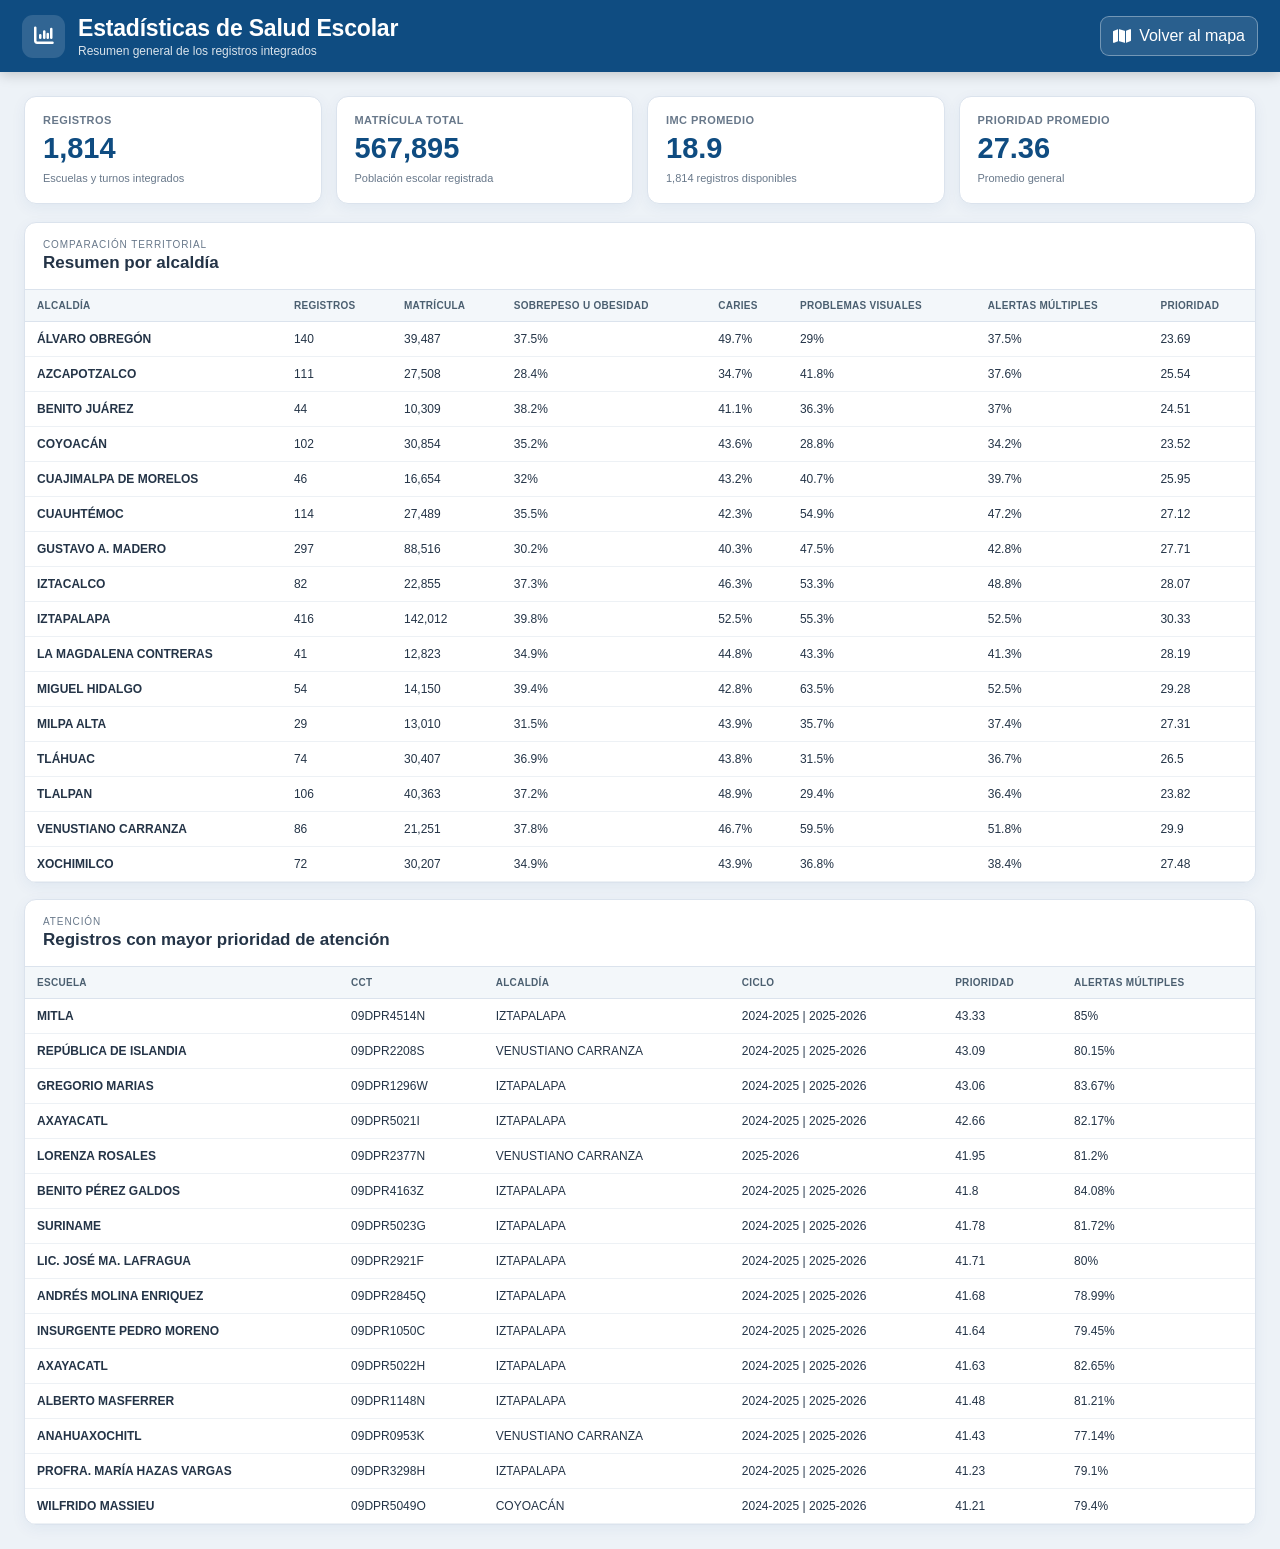
<file: estadisticas.html>
<!DOCTYPE html>
<html lang="es">
<head>
  <meta charset="UTF-8">
  <meta name="viewport" content="width=device-width, initial-scale=1.0">
  <meta name="description" content="Resumen estadístico del Visor de Salud Escolar.">
  <title>Estadísticas | Visor de Salud Escolar</title>
  <link rel="stylesheet" href="https://cdnjs.cloudflare.com/ajax/libs/font-awesome/6.7.2/css/all.min.css">
  <link rel="stylesheet" href="style.css">
</head>
<body class="stats-page">
  <header class="topbar">
    <div class="brand">
      <div class="brand-icon" aria-hidden="true"><i class="fa-solid fa-chart-column"></i></div>
      <div class="brand-text"><h1>Estadísticas de Salud Escolar</h1><p>Resumen general de los registros integrados</p></div>
    </div>
    <div class="topbar-actions"><a class="topbar-button" href="index.html"><i class="fa-solid fa-map"></i><span>Volver al mapa</span></a></div>
  </header>
  <main class="stats-main">
    <section class="summary-cards" aria-label="Indicadores generales">
      <article class="summary-card"><span>Registros</span><strong id="sSchools">—</strong><small>Escuelas y turnos integrados</small></article>
      <article class="summary-card"><span>Matrícula total</span><strong id="sEnrollment">—</strong><small>Población escolar registrada</small></article>
      <article class="summary-card"><span>IMC promedio</span><strong id="sImc">—</strong><small id="sImcCount">Registros disponibles</small></article>
      <article class="summary-card"><span>Prioridad promedio</span><strong id="sPriority">—</strong><small>Promedio general</small></article>
    </section>

    <section class="stats-panel">
      <div class="stats-panel-heading"><div><span class="panel-kicker">Comparación territorial</span><h2>Resumen por alcaldía</h2></div></div>
      <div class="table-wrapper"><table><thead><tr><th>Alcaldía</th><th>Registros</th><th>Matrícula</th><th>Sobrepeso u obesidad</th><th>Caries</th><th>Problemas visuales</th><th>Alertas múltiples</th><th>Prioridad</th></tr></thead><tbody id="boroughTable"></tbody></table></div>
    </section>

    <section class="stats-panel">
      <div class="stats-panel-heading"><div><span class="panel-kicker">Atención</span><h2>Registros con mayor prioridad de atención</h2></div></div>
      <div class="table-wrapper"><table><thead><tr><th>Escuela</th><th>CCT</th><th>Alcaldía</th><th>Ciclo</th><th>Prioridad</th><th>Alertas múltiples</th></tr></thead><tbody id="topTable"></tbody></table></div>
    </section>
  </main>
  <script>
    const number = (value, decimals = 1) => Number.isFinite(Number(value)) ? Number(value).toLocaleString('es-MX', { maximumFractionDigits: decimals }) : '—';
    const enrollment = row => Number(row.NUM_MATRICULA_TOTAL_ESCUELA) || Number(row.NUM_MATRICULA_TOTAL_ESCUELA_y) || Number(row.NUM_MATRICULA_TOTAL_ESCUELA_x) || 0;
    const average = (rows, field) => { const values = rows.map(row => Number(row[field])).filter(Number.isFinite); return values.length ? values.reduce((sum, value) => sum + value, 0) / values.length : null; };
    const safe = value => String(value ?? '').replace(/[&<>'\"]/g, char => ({'&':'&amp;','<':'&lt;','>':'&gt;',"'":'&#39;','\"':'&quot;'}[char]));
    fetch('data/salud_escolar.json').then(response => response.json()).then(data => {
      const imcRows = data.filter(row => Number.isFinite(Number(row.imc_promedio)));
      sSchools.textContent = data.length.toLocaleString('es-MX');
      sEnrollment.textContent = data.reduce((sum, row) => sum + enrollment(row), 0).toLocaleString('es-MX');
      sImc.textContent = number(average(imcRows, 'imc_promedio'), 2);
      sImcCount.textContent = `${imcRows.length.toLocaleString('es-MX')} registros disponibles`;
      sPriority.textContent = number(average(data, 'prioridad_atencion'), 2);
      const groups = new Map();
      data.forEach(row => { if (!groups.has(row.alcaldia)) groups.set(row.alcaldia, []); groups.get(row.alcaldia).push(row); });
      boroughTable.innerHTML = [...groups.entries()].sort(([a],[b]) => a.localeCompare(b, 'es')).map(([name, rows]) => `<tr><td><strong>${safe(name)}</strong></td><td>${rows.length.toLocaleString('es-MX')}</td><td>${rows.reduce((sum,row)=>sum+enrollment(row),0).toLocaleString('es-MX')}</td><td>${number(average(rows,'pct_sobrepeso_obesidad'))}%</td><td>${number(average(rows,'pct_caries'))}%</td><td>${number(average(rows,'pct_visual'))}%</td><td>${number(average(rows,'pct_alertas_multiples'))}%</td><td>${number(average(rows,'prioridad_atencion'),2)}</td></tr>`).join('');
      topTable.innerHTML = [...data].sort((a,b) => Number(b.prioridad_atencion)-Number(a.prioridad_atencion)).slice(0,15).map(row => `<tr><td><strong>${safe(row.NOM_ESCUELA_ATENCION)}</strong></td><td>${safe(row.CVE_ESCUELA_ATENCION)}</td><td>${safe(row.alcaldia)}</td><td>${safe(row.REF_CICLO_ESCOLAR)}</td><td>${number(row.prioridad_atencion,2)}</td><td>${number(row.pct_alertas_multiples,2)}%</td></tr>`).join('');
    }).catch(() => { document.querySelector('.stats-main').innerHTML = '<div class="stats-error">No fue posible cargar la información estadística.</div>'; });
  </script>
</body>
</html>
</file>
<file: style.css>
:root{
  --blue:#0f4c81;--blue-dark:#0a355c;--blue-soft:#eaf3fb;--teal:#147d7e;
  --text:#243447;--muted:#68788a;--line:#dbe3ed;--bg:#edf2f7;--white:#fff;
  --danger:#a93e42;--shadow:0 8px 24px rgba(15,76,129,.13)
}
*{box-sizing:border-box;margin:0;padding:0}
html,body{height:100%;font-family:"Segoe UI",Arial,sans-serif;background:var(--bg);color:var(--text)}
body{display:grid;grid-template-rows:72px minmax(0,1fr) 34px;overflow:hidden}
button,input,select{font:inherit}button{cursor:pointer}.sr-only{position:absolute;width:1px;height:1px;padding:0;margin:-1px;overflow:hidden;clip:rect(0,0,0,0);white-space:nowrap;border:0}.is-hidden{display:none!important}

.topbar{background:var(--blue);color:#fff;display:flex;align-items:center;justify-content:space-between;padding:0 22px;box-shadow:0 3px 12px rgba(0,0,0,.18);z-index:1500}
.brand,.topbar-actions{display:flex;align-items:center;gap:13px}.brand-icon{width:43px;height:43px;border-radius:11px;background:rgba(255,255,255,.14);display:grid;place-items:center;font-size:20px}.brand-text h1{font-size:23px;letter-spacing:-.2px}.brand-text p{font-size:12px;opacity:.84;margin-top:2px}
.search-box{position:relative;width:min(430px,38vw)}.search-box>i{position:absolute;left:13px;top:50%;transform:translateY(-50%);color:#64748b}.search-box input{width:100%;padding:11px 14px 11px 39px;border:0;border-radius:10px;outline:0;color:var(--text)}.search-results{display:none;position:absolute;top:calc(100% + 8px);left:0;right:0;background:#fff;border:1px solid var(--line);border-radius:12px;box-shadow:var(--shadow);max-height:420px;overflow:auto;z-index:1900}.search-results.visible{display:block}.search-result-item{width:100%;border:0;border-bottom:1px solid #edf1f5;background:#fff;text-align:left;padding:11px 13px;display:flex;flex-direction:column;gap:2px;color:var(--text)}.search-result-item:hover,.search-result-item:focus{background:var(--blue-soft);outline:0}.search-result-item span,.search-result-item small{color:var(--muted);font-size:12px}.search-empty{padding:15px;color:var(--muted);font-size:13px}
.topbar-button{border:1px solid rgba(255,255,255,.35);background:rgba(255,255,255,.11);color:#fff;border-radius:9px;padding:10px 12px;display:flex;align-items:center;gap:8px;text-decoration:none;white-space:nowrap}.topbar-button:hover{background:rgba(255,255,255,.18)}

.app-layout{display:grid;grid-template-columns:332px minmax(0,1fr) 420px;min-height:0;position:relative}.app-layout.details-closed{grid-template-columns:332px minmax(0,1fr)}
.left-panel,.details-panel{background:#fff;overflow:auto;min-width:0}.left-panel{border-right:1px solid var(--line);padding:18px;z-index:900}.details-panel{border-left:1px solid var(--line);display:flex;flex-direction:column}.details-panel.closed{display:none}.panel-heading,.details-header{display:flex;justify-content:space-between;align-items:center;gap:12px}.panel-heading{padding-bottom:14px;border-bottom:1px solid var(--line)}.panel-heading h2,.details-header h2{font-size:18px}.panel-kicker{display:block;font-size:10px;text-transform:uppercase;letter-spacing:.09em;color:var(--muted);margin-bottom:3px}
.panel-section{padding:16px 0;border-bottom:1px solid var(--line)}.section-title{display:flex;align-items:center;gap:8px;color:var(--blue);margin-bottom:13px}.section-title h3{font-size:14px}.form-group{margin-top:11px}.form-group label{display:block;font-size:12px;font-weight:700;margin-bottom:6px}.form-group select{width:100%;padding:9px 10px;border:1px solid var(--line);border-radius:8px;background:#fff;color:var(--text)}.form-group select:focus{outline:2px solid rgba(15,76,129,.15);border-color:var(--blue)}
.secondary-button{border-radius:8px;padding:9px 11px;border:1px solid var(--blue);background:#fff;color:var(--blue);display:flex;align-items:center;justify-content:center;gap:7px}.compact-button{font-size:12px}.secondary-button:hover{background:var(--blue-soft)}
.mini-variable-legend{margin-top:11px;padding:9px 10px;border:1px solid var(--line);border-radius:9px;background:#f8fafc}.mini-legend-heading{font-size:11px;font-weight:700;color:var(--blue);margin-bottom:6px}.mini-color-bar{height:10px;border-radius:999px;border:1px solid rgba(15,23,42,.14);background:linear-gradient(90deg,#d9eee8 0%,#8bc8b5 32%,#efb366 68%,#ad3d4b 100%)}.mini-color-bar.imc{background:var(--teal)}.mini-color-bar.completeness{background:linear-gradient(90deg,#dbeafe,#7eb6dc,#0f4c81)}.mini-color-labels{display:flex;justify-content:space-between;font-size:10px;color:var(--muted);margin-top:4px}
.active-filters{display:flex;flex-wrap:wrap;gap:6px;margin-top:12px}.filter-chip{max-width:100%;overflow:hidden;text-overflow:ellipsis;white-space:nowrap;padding:5px 8px;border-radius:999px;background:var(--blue-soft);color:#284e6c;font-size:10px;font-weight:700}.no-filters{font-size:11px;color:var(--muted)}
.section-toggle{width:100%;border:0;background:transparent;padding:0;justify-content:space-between;text-align:left}.section-title-label{display:flex;align-items:center;gap:8px}.section-toggle-icon{font-size:11px;transition:transform .2s}.collapsible-content{max-height:800px;overflow:hidden;transition:max-height .22s ease,opacity .18s ease}.collapsible-section.is-collapsed .section-toggle-icon{transform:rotate(180deg)}.collapsible-section.is-collapsed .collapsible-content{max-height:0;opacity:0;pointer-events:none}
.layer-list{display:flex;flex-direction:column;gap:10px}.layer-option{display:flex;gap:9px;align-items:flex-start}.layer-option input{margin-top:3px}.layer-option-text{display:flex;flex-direction:column}.layer-option-text small{color:var(--muted);font-size:11px;margin-top:2px}
.stats-grid{display:grid;grid-template-columns:1fr 1fr;gap:9px}.stat-card{border:1px solid var(--line);border-radius:10px;padding:11px;background:#f8fafc}.stat-label{display:block;color:var(--muted);font-size:10px}.stat-card strong{display:block;color:var(--blue);font-size:18px;margin-top:4px;overflow:hidden;text-overflow:ellipsis}.borough-summary{display:flex;flex-direction:column}.borough-card{width:100%;border:0;border-bottom:1px solid #edf1f5;background:#fff;padding:9px 2px;display:flex;justify-content:space-between;align-items:center;text-align:left;color:var(--text)}.borough-card:hover{background:var(--blue-soft)}.borough-card span{display:flex;flex-direction:column;min-width:0}.borough-card strong{font-size:11px;overflow:hidden;text-overflow:ellipsis}.borough-card small{font-size:10px;color:var(--muted)}.borough-card b{font-size:11px;color:var(--blue);white-space:nowrap;margin-left:8px}

.map-area{position:relative;min-width:0;min-height:0;overflow:hidden;isolation:isolate}#map{position:absolute;inset:0;width:100%;height:100%;background:#dfe7ec}.map-status{position:absolute;left:50%;bottom:16px;transform:translateX(-50%);z-index:700;background:rgba(255,255,255,.95);border:1px solid var(--line);border-radius:999px;padding:8px 14px;font-size:11px;box-shadow:var(--shadow);white-space:nowrap;display:flex;gap:7px;align-items:center;color:#475569}.map-status i{color:var(--blue)}
.map-legend{position:absolute;right:18px;bottom:18px;z-index:750;width:286px;background:rgba(255,255,255,.97);border:1px solid var(--line);border-radius:12px;padding:12px 13px;box-shadow:var(--shadow)}.legend-header{display:flex;align-items:center;justify-content:space-between;gap:10px}.legend-header strong{display:block;font-size:13px;line-height:1.3}.plain-icon-button{border:0;background:transparent;color:var(--blue);width:28px;height:28px;border-radius:7px}.plain-icon-button:hover{background:var(--blue-soft)}.legend-body{margin-top:9px}.legend-body.collapsed{display:none}.legend-row{display:grid;grid-template-columns:13px minmax(72px,1fr) auto;gap:8px;align-items:center;padding:4px 0;font-size:11px}.legend-dot{width:11px;height:11px;border-radius:50%;border:1px solid rgba(0,0,0,.1)}.legend-row small{color:var(--muted);text-align:right}.legend-note{font-size:10.5px;color:var(--muted);line-height:1.4;padding-top:8px;margin-top:6px;border-top:1px solid var(--line)}
.map-button{display:none;position:absolute;z-index:1000;border:0;background:var(--blue);color:#fff;width:40px;height:40px;border-radius:9px;box-shadow:var(--shadow)}.open-filters{left:52px;top:12px}

.details-header{padding:17px 18px;background:var(--blue);color:#fff}.details-header .panel-kicker{color:rgba(255,255,255,.73)}.icon-button{width:36px;height:36px;border:0;border-radius:8px;background:rgba(255,255,255,.14);color:#fff}.details-scroll{overflow:auto;flex:1}.detail-section{padding:17px 18px;border-bottom:1px solid var(--line)}.school-detail-header{display:flex;gap:12px;align-items:flex-start}.school-detail-icon{width:39px;height:39px;border-radius:10px;background:var(--blue-soft);color:var(--blue);display:grid;place-items:center;font-size:17px;flex:0 0 auto}.school-detail-header h3{font-size:17px;line-height:1.25}.school-detail-header p{font-size:12px;color:var(--muted);margin-top:4px}.detail-section h4{font-size:13px;color:var(--blue);margin-bottom:11px}.info-grid{display:grid;grid-template-columns:1fr 1fr;gap:9px}.info-card{border:1px solid var(--line);border-radius:9px;background:#f8fafc;padding:10px;min-width:0}.info-card span{display:block;font-size:10px;color:var(--muted);margin-bottom:4px}.info-card strong{display:block;font-size:13px;word-break:break-word}.metric-highlight{border-left:5px solid var(--blue);background:var(--blue-soft);padding:13px 14px;border-radius:9px;display:grid;gap:4px}.metric-highlight span{font-size:11px;color:var(--muted)}.metric-highlight strong{font-size:23px;color:var(--blue)}.metric-highlight small{font-size:11px;color:var(--muted)}.indicator-list{display:flex;flex-direction:column}.indicator-row{display:flex;justify-content:space-between;align-items:center;gap:14px;padding:9px 0;border-bottom:1px solid #edf1f5;font-size:12px}.indicator-row:last-child{border:0}.indicator-row span{color:var(--muted)}.indicator-row strong{color:var(--text);white-space:nowrap}.empty-state{text-align:center;padding:50px 20px;color:var(--muted)}.empty-state i{font-size:38px;color:var(--blue);margin-bottom:10px}
.footer{background:var(--blue);color:#fff;display:flex;align-items:center;justify-content:space-between;padding:0 20px;font-size:10px}
.leaflet-tooltip{border-radius:8px!important;border:1px solid var(--line)!important;box-shadow:0 5px 15px rgba(0,0,0,.16)!important;padding:8px 10px!important}.leaflet-control-layers{border:0!important;border-radius:9px!important;box-shadow:var(--shadow)!important}
::-webkit-scrollbar{width:8px;height:8px}::-webkit-scrollbar-thumb{background:#c4d0dc;border-radius:10px}

@media(max-width:1250px){.app-layout,.app-layout.details-closed{grid-template-columns:300px minmax(0,1fr)}.details-panel{position:absolute;right:0;top:0;bottom:0;width:min(420px,94vw);z-index:1600;box-shadow:-8px 0 24px rgba(0,0,0,.18)}.details-panel.closed{display:flex;transform:translateX(105%)}.details-panel:not(.closed){transform:translateX(0)}.left-panel{padding:15px}}
@media(max-width:900px){body{grid-template-rows:auto minmax(0,1fr) 30px}.topbar{padding:9px 12px;gap:8px;flex-wrap:wrap}.brand-text p,.topbar-button span{display:none}.topbar-actions{flex:1;min-width:0}.search-box{width:100%;min-width:170px}.app-layout,.app-layout.details-closed{grid-template-columns:1fr}.left-panel{position:absolute;left:0;top:0;bottom:0;width:min(332px,91vw);z-index:1550;transform:translateX(-105%);transition:transform .22s;box-shadow:8px 0 24px rgba(0,0,0,.18)}.left-panel.open{transform:translateX(0)}.map-button{display:block}.map-legend{right:10px;bottom:58px;width:min(280px,calc(100% - 20px))}.map-status{bottom:12px;max-width:calc(100% - 22px);white-space:normal;text-align:center}.footer span:last-child{display:none}.footer{padding:0 12px}}
@media(max-width:520px){.brand-text h1{font-size:17px}.brand-icon{width:37px;height:37px}.topbar-button{padding:9px}.topbar-actions{order:3;width:100%}.map-legend{font-size:10px}.info-grid{grid-template-columns:1fr}.map-status{display:none}}

/* Página de estadísticas */
body.stats-page{display:block;overflow:auto;min-height:100%;background:var(--bg)}
.stats-page .topbar{height:72px;position:sticky;top:0}.stats-main{max-width:1420px;margin:0 auto;padding:24px}.summary-cards{display:grid;grid-template-columns:repeat(4,1fr);gap:14px;margin-bottom:18px}.summary-card{background:#fff;border:1px solid var(--line);border-radius:12px;padding:17px 18px;box-shadow:0 4px 15px rgba(15,76,129,.06)}.summary-card span{display:block;font-size:11px;font-weight:700;color:var(--muted);text-transform:uppercase;letter-spacing:.04em}.summary-card strong{display:block;font-size:29px;color:var(--blue);margin:6px 0 3px}.summary-card small{color:var(--muted);font-size:11px}.stats-panel{background:#fff;border:1px solid var(--line);border-radius:12px;margin-top:16px;box-shadow:0 4px 15px rgba(15,76,129,.06);overflow:hidden}.stats-panel-heading{padding:16px 18px;border-bottom:1px solid var(--line)}.stats-panel-heading h2{font-size:17px}.table-wrapper{overflow:auto}.stats-panel table{width:100%;border-collapse:collapse;font-size:12px}.stats-panel th{background:#f3f7fa;color:#4b5f70;text-align:left;font-size:10px;text-transform:uppercase;letter-spacing:.03em;padding:10px 12px;border-bottom:1px solid var(--line);white-space:nowrap}.stats-panel td{padding:10px 12px;border-bottom:1px solid #edf1f5;white-space:nowrap}.stats-panel tbody tr:hover{background:#f8fbfd}.stats-panel td:first-child{white-space:normal;min-width:180px}.stats-error{background:#fff;border:1px solid var(--line);border-radius:12px;padding:30px;text-align:center;color:var(--muted)}
@media(max-width:900px){.summary-cards{grid-template-columns:1fr 1fr}.stats-main{padding:15px}.stats-page .topbar{height:auto;min-height:64px}}
@media(max-width:520px){.summary-cards{grid-template-columns:1fr}.stats-main{padding:10px}}
</file>
